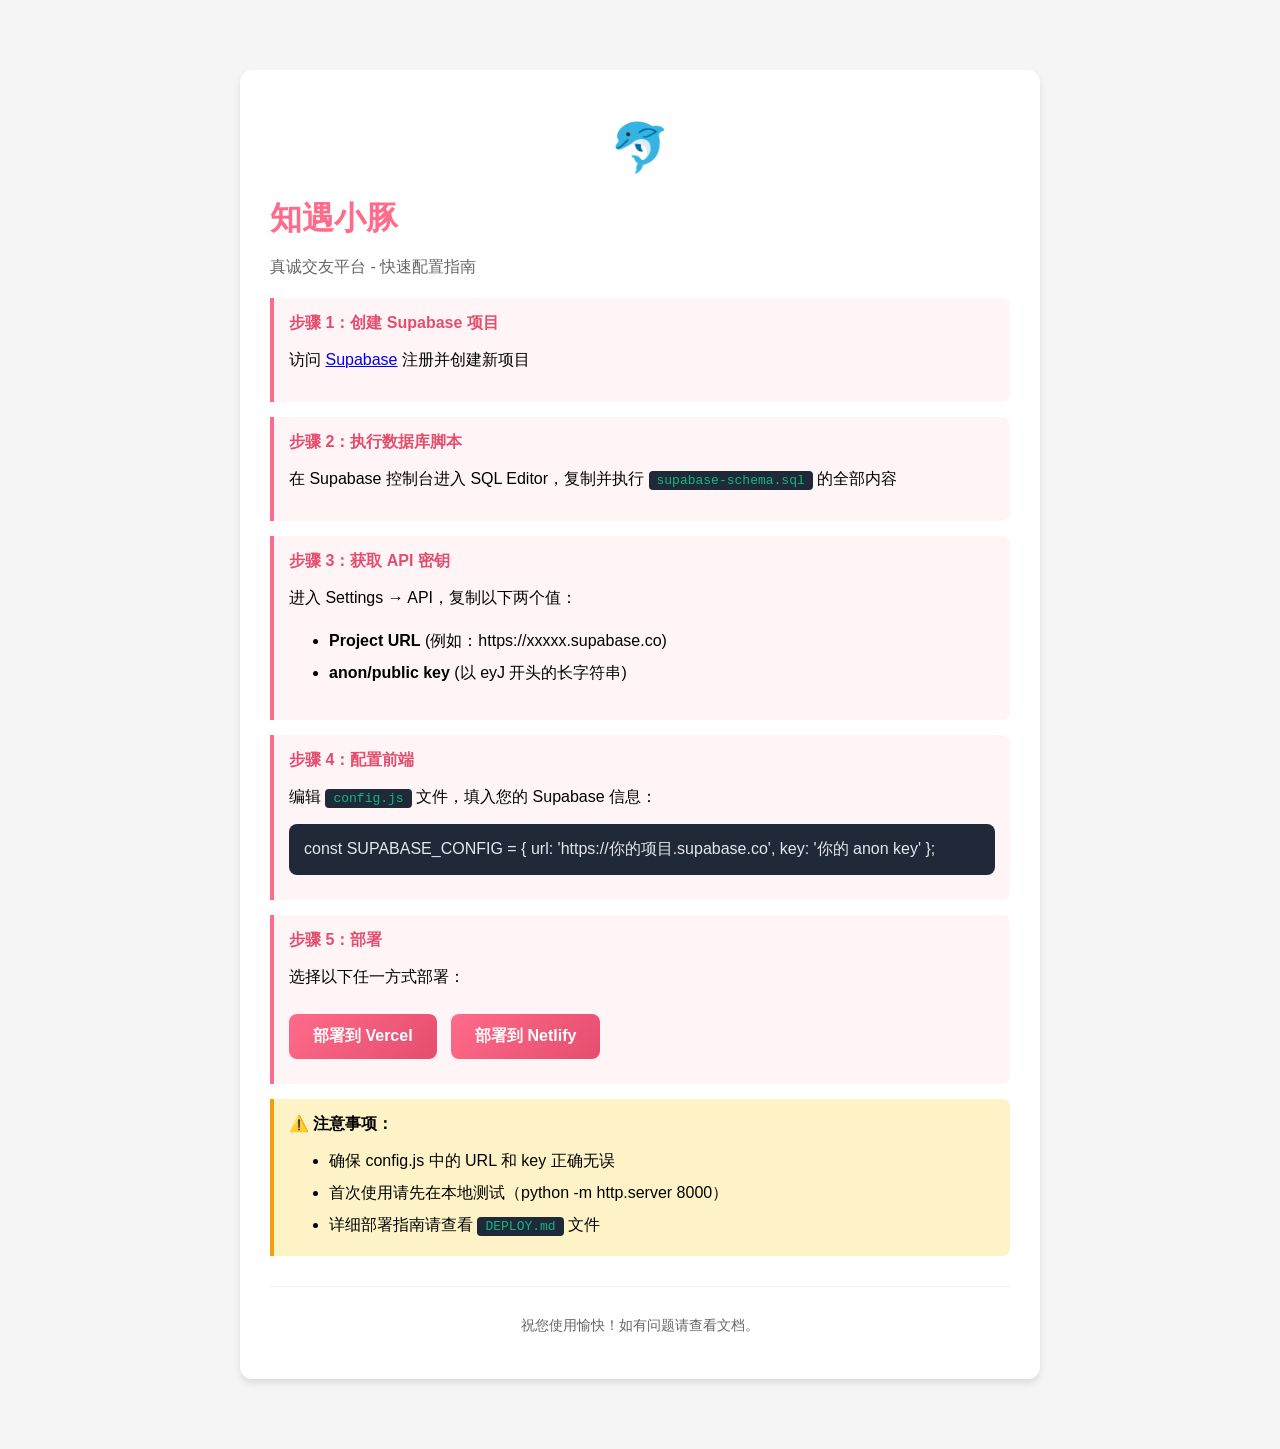
<file: zhuyu-xiaotun/SETUP.html>
<!DOCTYPE html>
<html lang="zh-CN">
<head>
    <meta charset="UTF-8">
    <meta name="viewport" content="width=device-width, initial-scale=1.0">
    <title>知遇小豚 - 快速配置指南</title>
    <style>
        body {
            font-family: -apple-system, BlinkMacSystemFont, "Segoe UI", Roboto, sans-serif;
            max-width: 800px;
            margin: 50px auto;
            padding: 20px;
            background: #f5f5f5;
        }
        .card {
            background: white;
            border-radius: 12px;
            padding: 30px;
            box-shadow: 0 4px 6px rgba(0,0,0,0.1);
        }
        h1 { color: #ff6b8a; margin-bottom: 10px; }
        .emoji { font-size: 48px; display: block; text-align: center; margin: 20px 0; }
        .step {
            background: #fff5f7;
            border-left: 4px solid #ff6b8a;
            padding: 15px;
            margin: 15px 0;
            border-radius: 0 8px 8px 0;
        }
        .step-title { font-weight: bold; color: #e54d6e; margin-bottom: 8px; }
        code {
            background: #1f2937;
            color: #10b981;
            padding: 2px 8px;
            border-radius: 4px;
            font-family: monospace;
        }
        .code-block {
            background: #1f2937;
            color: #e5e7eb;
            padding: 15px;
            border-radius: 8px;
            margin: 10px 0;
            overflow-x: auto;
        }
        .btn {
            display: inline-block;
            background: linear-gradient(135deg, #ff6b8a, #e54d6e);
            color: white;
            padding: 12px 24px;
            border-radius: 8px;
            text-decoration: none;
            font-weight: bold;
            margin: 10px 10px 10px 0;
        }
        .btn:hover { opacity: 0.9; }
        .warning {
            background: #fef3c7;
            border-left: 4px solid #f59e0b;
            padding: 15px;
            margin: 15px 0;
            border-radius: 0 8px 8px 0;
        }
        ul { line-height: 2; }
    </style>
</head>
<body>
    <div class="card">
        <span class="emoji">🐬</span>
        <h1>知遇小豚</h1>
        <p style="color: #666; margin-bottom: 20px;">真诚交友平台 - 快速配置指南</p>

        <div class="step">
            <div class="step-title">步骤 1：创建 Supabase 项目</div>
            <p>访问 <a href="https://supabase.com" target="_blank">Supabase</a> 注册并创建新项目</p>
        </div>

        <div class="step">
            <div class="step-title">步骤 2：执行数据库脚本</div>
            <p>在 Supabase 控制台进入 SQL Editor，复制并执行 <code>supabase-schema.sql</code> 的全部内容</p>
        </div>

        <div class="step">
            <div class="step-title">步骤 3：获取 API 密钥</div>
            <p>进入 Settings → API，复制以下两个值：</p>
            <ul>
                <li><strong>Project URL</strong> (例如：https://xxxxx.supabase.co)</li>
                <li><strong>anon/public key</strong> (以 eyJ 开头的长字符串)</li>
            </ul>
        </div>

        <div class="step">
            <div class="step-title">步骤 4：配置前端</div>
            <p>编辑 <code>config.js</code> 文件，填入您的 Supabase 信息：</p>
            <div class="code-block">const SUPABASE_CONFIG = {
    url: 'https://你的项目.supabase.co',
    key: '你的 anon key'
};</div>
        </div>

        <div class="step">
            <div class="step-title">步骤 5：部署</div>
            <p>选择以下任一方式部署：</p>
            <a href="https://vercel.com/new" class="btn" target="_blank">部署到 Vercel</a>
            <a href="https://app.netlify.com/drop" class="btn" target="_blank">部署到 Netlify</a>
        </div>

        <div class="warning">
            <strong>⚠️ 注意事项：</strong>
            <ul style="margin: 10px 0 0 0;">
                <li>确保 config.js 中的 URL 和 key 正确无误</li>
                <li>首次使用请先在本地测试（python -m http.server 8000）</li>
                <li>详细部署指南请查看 <code>DEPLOY.md</code> 文件</li>
            </ul>
        </div>

        <hr style="margin: 30px 0; border: none; border-top: 1px solid #eee;">

        <p style="text-align: center; color: #666; font-size: 14px;">
            祝您使用愉快！如有问题请查看文档。
        </p>
    </div>
</body>
</html>
</file>
